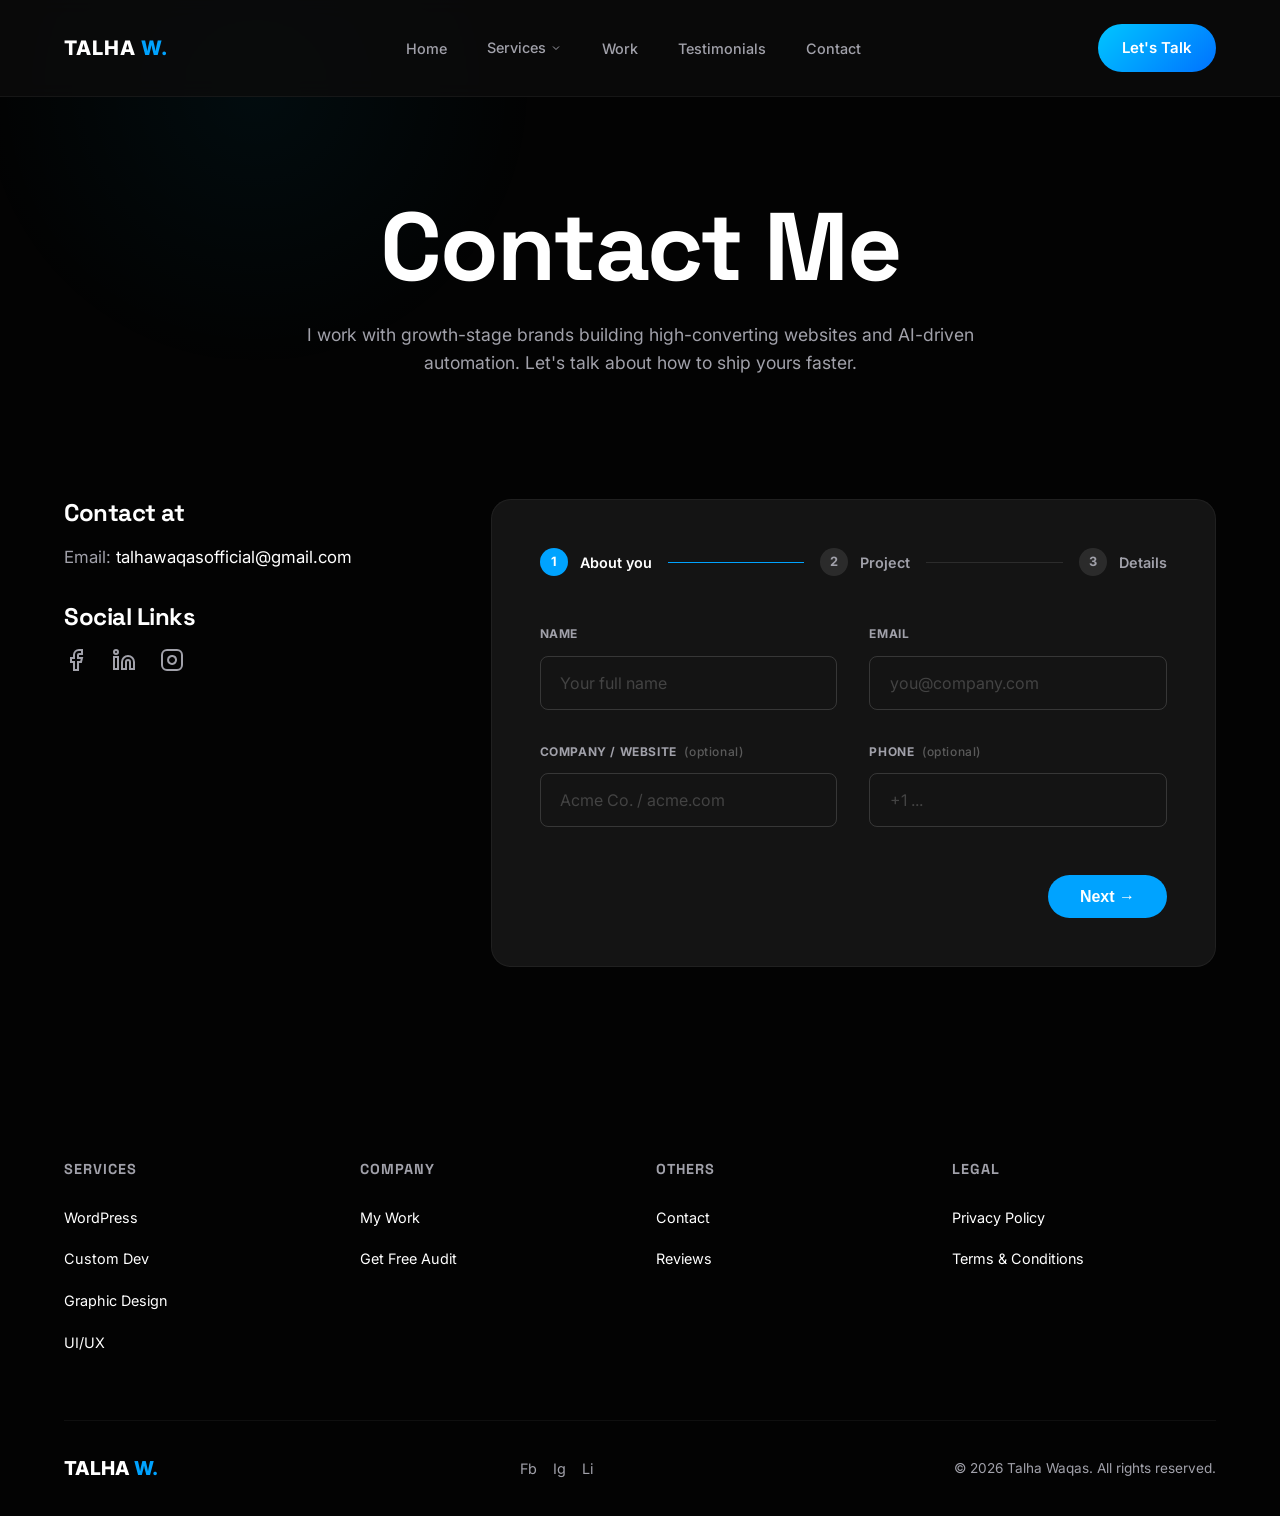
<file: contact.html>
<!DOCTYPE html>
<html lang="en">

<head>
    <meta charset="UTF-8">
    <meta name="viewport" content="width=device-width, initial-scale=1.0">
    <title>Contact Me | Talha Waqas</title>

    <!-- Google Fonts -->
    <link rel="preconnect" href="https://fonts.googleapis.com">
    <link rel="preconnect" href="https://fonts.gstatic.com" crossorigin>
    <link
        href="https://fonts.googleapis.com/css2?family=Inter:wght@400;500;600&family=Space+Grotesk:wght@500;600;700&display=swap"
        rel="stylesheet">

    <!-- Custom CSS -->
    <link rel="stylesheet" href="style.css">
</head>

<body>

    <!-- Header Navigation -->
    <header class="header">
        <div class="container nav-container">
            <a href="index.html" class="logo">TALHA <span class="text-blue">W.</span></a>

            <nav class="desktop-nav">
                <ul class="nav-links">
                    <li><a href="index.html#home">Home</a></li>
                    <li class="has-dropdown">
                        <a href="index.html#services">Services <svg width="12" height="12" viewBox="0 0 24 24" fill="none" stroke="currentColor" stroke-width="2" class="dropdown-icon"><polyline points="6 9 12 15 18 9"></polyline></svg></a>
                        <div class="mega-menu">
                            <div class="mega-menu-grid">
                                <a href="index.html#service-wordpress" class="mega-menu-item">
                                    <div class="mmi-icon"><svg width="20" height="20" viewBox="0 0 24 24" fill="none" stroke="currentColor" stroke-width="2"><path d="M12 22s8-4 8-10V5l-8-3-8 3v7c0 6 8 10 8 10z"></path></svg></div>
                                    <div class="mmi-content">
                                        <h4>WordPress</h4>
                                        <p>Setup, Management & Maintenance</p>
                                    </div>
                                </a>
                                <a href="index.html#service-graphic" class="mega-menu-item">
                                    <div class="mmi-icon"><svg width="20" height="20" viewBox="0 0 24 24" fill="none" stroke="currentColor" stroke-width="2"><circle cx="12" cy="12" r="10"></circle><circle cx="12" cy="12" r="4"></circle></svg></div>
                                    <div class="mmi-content">
                                        <h4>Graphic Designing</h4>
                                        <p>Branding, UI/UX & Assets</p>
                                    </div>
                                </a>
                                <a href="index.html#service-woocommerce" class="mega-menu-item">
                                    <div class="mmi-icon"><svg width="20" height="20" viewBox="0 0 24 24" fill="none" stroke="currentColor" stroke-width="2"><path d="M6 2L3 6v14a2 2 0 0 0 2 2h14a2 2 0 0 0 2-2V6l-3-4z"></path><line x1="3" y1="6" x2="21" y2="6"></line><path d="M16 10a4 4 0 0 1-8 0"></path></svg></div>
                                    <div class="mmi-content">
                                        <h4>WooCommerce Development</h4>
                                        <p>E-Commerce & Conversion</p>
                                    </div>
                                </a>
                                <a href="index.html#service-custom-wp" class="mega-menu-item">
                                    <div class="mmi-icon"><svg width="20" height="20" viewBox="0 0 24 24" fill="none" stroke="currentColor" stroke-width="2"><polyline points="9 18 15 12 9 6"></polyline></svg></div>
                                    <div class="mmi-content">
                                        <h4>Custom Coded WordPress</h4>
                                        <p>Custom Themes & Plugins</p>
                                    </div>
                                </a>
                                <a href="index.html#service-custom-sites" class="mega-menu-item">
                                    <div class="mmi-icon"><svg width="20" height="20" viewBox="0 0 24 24" fill="none" stroke="currentColor" stroke-width="2"><polyline points="16 18 22 12 16 6"></polyline><polyline points="8 6 2 12 8 18"></polyline></svg></div>
                                    <div class="mmi-content">
                                        <h4>Custom Coded Sites</h4>
                                        <p>HTML, CSS, JS & Modern Stacks</p>
                                    </div>
                                </a>
                            </div>
                            
                            <div class="mega-menu-cta">
                                <h4>Not sure what you need?</h4>
                                <p>Most projects are a mix. Tell me what you're building and I'll point you the right way.</p>
                                <a href="mailto:hello@example.com" class="btn cta-blue">Book a 30-min call &rarr;</a>
                                <a href="index.html#services" class="view-all-link">View all services</a>
                            </div>
                        </div>
                    </li>
                    <li><a href="index.html#work">Work</a></li>
                    <li><a href="index.html#testimonials">Testimonials</a></li>
                    <li><a href="contact.html">Contact</a></li>
                </ul>
            </nav>

            <a href="mailto:hello@example.com" class="btn btn-primary cta-btn">Let's Talk</a>

            <button class="mobile-menu-toggle" aria-label="Toggle Menu">
                <span></span>
                <span></span>
                <span></span>
            </button>
        </div>
    </header>

    <main class="pt-medium pb-medium" style="padding-top: 100px; padding-bottom: 40px;">
        <section class="contact-hero text-center section-padding">
            <div class="container">
                <h1 class="contact-heading">Contact Me</h1>
                <p class="subtitle contact-subtitle">I work with growth-stage brands building high-converting websites and AI-driven automation. Let's talk about how to ship yours faster.</p>
            </div>
        </section>

        <section class="contact-main section-padding" style="padding-top: 0;">
            <div class="container contact-container">
                <div class="contact-info-col">
                    <h3>Contact at</h3>
                    <p class="contact-email">Email: <a href="mailto:talhawaqasofficial@gmail.com">talhawaqasofficial@gmail.com</a></p>
                    
                    <h3 class="mt-large" style="margin-top: 2rem;">Social Links</h3>
                    <div class="contact-socials">
                        <a href="https://www.facebook.com/TalhaWaqas01/" target="_blank" aria-label="Facebook"><svg width="24" height="24" viewBox="0 0 24 24" fill="none" stroke="currentColor" stroke-width="2"><path d="M18 2h-3a5 5 0 0 0-5 5v3H7v4h3v8h4v-8h3l1-4h-4V7a1 1 0 0 1 1-1h3z"></path></svg></a>
                        <a href="https://www.linkedin.com/in/talha-waqas/?lipi=urn%3Ali%3Apage%3Ad_flagship3_profile_view_base%3BDYVOWgbbRpqlWV5JgxpY0w%3D%3D" target="_blank" aria-label="LinkedIn"><svg width="24" height="24" viewBox="0 0 24 24" fill="none" stroke="currentColor" stroke-width="2"><path d="M16 8a6 6 0 0 1 6 6v7h-4v-7a2 2 0 0 0-2-2 2 2 0 0 0-2 2v7h-4v-7a6 6 0 0 1 6-6z"></path><rect x="2" y="9" width="4" height="12"></rect><circle cx="4" cy="4" r="2"></circle></svg></a>
                        <a href="https://www.instagram.com/talhawaqas.1/" target="_blank" aria-label="Instagram"><svg width="24" height="24" viewBox="0 0 24 24" fill="none" stroke="currentColor" stroke-width="2"><rect x="2" y="2" width="20" height="20" rx="5" ry="5"></rect><path d="M16 11.37A4 4 0 1 1 12.63 8 4 4 0 0 1 16 11.37z"></path><line x1="17.5" y1="6.5" x2="17.51" y2="6.5"></line></svg></a>
                    </div>
                </div>

                <div class="contact-form-col">
                    <div class="form-card">
                        <div class="form-progress">
                            <div class="step active">
                                <span class="step-num">1</span>
                                <span class="step-label">About you</span>
                            </div>
                            <div class="step-line active-line"></div>
                            <div class="step">
                                <span class="step-num">2</span>
                                <span class="step-label">Project</span>
                            </div>
                            <div class="step-line"></div>
                            <div class="step">
                                <span class="step-num">3</span>
                                <span class="step-label">Details</span>
                            </div>
                        </div>

                        <form id="contactForm" class="modern-form" action="https://formsubmit.co/talhawaqasofficial@gmail.com" method="POST">
                            <input type="hidden" name="_captcha" value="false">
                            
                            <!-- Step 1: About you -->
                            <div class="form-step active" id="step-1">
                                <div class="form-grid">
                                    <div class="form-group">
                                        <label for="name">NAME</label>
                                        <input type="text" id="name" name="name" placeholder="Your full name" required>
                                    </div>
                                    <div class="form-group">
                                        <label for="email">EMAIL</label>
                                        <input type="email" id="email" name="email" placeholder="you@company.com" required>
                                    </div>
                                    <div class="form-group">
                                        <label for="company">COMPANY / WEBSITE <span class="optional">(optional)</span></label>
                                        <input type="text" id="company" name="company" placeholder="Acme Co. / acme.com">
                                    </div>
                                    <div class="form-group">
                                        <label for="phone">PHONE <span class="optional">(optional)</span></label>
                                        <input type="tel" id="phone" name="phone" placeholder="+1 ...">
                                    </div>
                                </div>
                                <div class="form-actions">
                                    <button type="button" class="btn btn-next" onclick="nextStep(1)">Next &rarr;</button>
                                </div>
                            </div>

                            <!-- Step 2: Project -->
                            <div class="form-step" id="step-2" style="display: none;">
                                <div class="form-group" style="margin-bottom: 2rem;">
                                    <label for="project-desc">PROJECT DESCRIPTION</label>
                                    <textarea id="project-desc" name="project_description" placeholder="Tell me about what you want to build..." required style="min-height: 120px; width: 100%; background: transparent; border: 1px solid rgba(255, 255, 255, 0.15); border-radius: 8px; padding: 1rem 1.2rem; color: var(--text-primary); font-family: var(--font-body); font-size: 1rem; transition: all 0.3s ease; resize: vertical;"></textarea>
                                </div>
                                <div class="form-grid">
                                    <div class="form-group">
                                        <label for="budget">ESTIMATED BUDGET <span class="optional">(optional)</span></label>
                                        <input type="text" id="budget" name="budget" placeholder="e.g., $1,000 - $5,000">
                                    </div>
                                    <div class="form-group">
                                        <label for="timeline">TIMELINE <span class="optional">(optional)</span></label>
                                        <input type="text" id="timeline" name="timeline" placeholder="e.g., 1-2 months">
                                    </div>
                                </div>
                                <div class="form-actions" style="justify-content: space-between;">
                                    <button type="button" class="btn btn-outline" onclick="prevStep(2)" style="border-radius: 100px; padding: 0.8rem 2rem; border: 1px solid rgba(255,255,255,0.2); color: #fff; background: transparent;">&larr; Back</button>
                                    <button type="button" class="btn btn-next" onclick="nextStep(2)">Next &rarr;</button>
                                </div>
                            </div>

                            <!-- Step 3: Details -->
                            <div class="form-step" id="step-3" style="display: none;">
                                <div class="form-group" style="margin-bottom: 2rem;">
                                    <label for="hear-about">HOW DID YOU HEAR ABOUT ME? <span class="optional">(optional)</span></label>
                                    <input type="text" id="hear-about" name="heard_from" placeholder="e.g., Google, LinkedIn, Referral">
                                </div>
                                <div class="form-actions" style="justify-content: space-between;">
                                    <button type="button" class="btn btn-outline" onclick="prevStep(3)" style="border-radius: 100px; padding: 0.8rem 2rem; border: 1px solid rgba(255,255,255,0.2); color: #fff; background: transparent;">&larr; Back</button>
                                    <button type="submit" class="btn btn-next">Submit Request</button>
                                </div>
                            </div>
                        </form>
                    </div>
                </div>
            </div>
        </section>
    </main>

    <!-- Footer -->
    <footer class="footer">
        <div class="container">
            <div class="footer-grid">
                <div class="footer-col">
                    <h4>Services</h4>
                    <ul>
                        <li><a href="index.html#services">WordPress</a></li>
                        <li><a href="index.html#services">Custom Dev</a></li>
                        <li><a href="index.html#services">Graphic Design</a></li>
                        <li><a href="index.html#services">UI/UX</a></li>
                    </ul>
                </div>
                <div class="footer-col">
                    <h4>Company</h4>
                    <ul>
                        <li><a href="index.html#work">My Work</a></li>
                        <li><a href="index.html#contact">Get Free Audit</a></li>
                    </ul>
                </div>
                <div class="footer-col">
                    <h4>Others</h4>
                    <ul>
                        <li><a href="contact.html">Contact</a></li>
                        <li><a href="index.html#testimonials">Reviews</a></li>
                    </ul>
                </div>
                <div class="footer-col">
                    <h4>Legal</h4>
                    <ul>
                        <li><a href="index.html#home">Privacy Policy</a></li>
                        <li><a href="index.html#home">Terms & Conditions</a></li>
                    </ul>
                </div>
            </div>

            <div class="footer-bottom">
                <div class="footer-logo">TALHA <span class="text-blue">W.</span></div>
                <div class="socials">
                    <a href="https://www.facebook.com/TalhaWaqas01/" target="_blank" rel="noopener noreferrer">Fb</a>
                    <a href="https://www.instagram.com/talhawaqas.1/" target="_blank" rel="noopener noreferrer">Ig</a>
                    <a href="https://www.linkedin.com/in/talha-waqas/?lipi=urn%3Ali%3Apage%3Ad_flagship3_profile_view_base%3BDYVOWgbbRpqlWV5JgxpY0w%3D%3D" target="_blank" rel="noopener noreferrer">Li</a>
                </div>
                <div class="copyright">&copy; 2026 Talha Waqas. All rights reserved.</div>
            </div>
        </div>
    </footer>

    <script src="script.js"></script>
</body>
</html>
</file>
<file: style.css>
/* ==========================================================================
   Variables & Reset
   ========================================================================== */
:root {
    /* Colors */
    --bg-main: #0C0C0C;
    --bg-surface: #141414;
    --bg-surface-light: #1E1E1E;

    /* Gradients */
    --grad-primary: linear-gradient(135deg, #00C6FF 0%, #0072FF 100%);
    --grad-hover: linear-gradient(135deg, #0072FF 0%, #00C6FF 100%);
    --accent-blue: #00A3FF;

    /* Text */
    --text-primary: #FFFFFF;
    --text-secondary: #A1A1AA;
    --text-dark: #000000;

    /* Typography - Premium Space Grotesk System */
    --font-heading: 'Space Grotesk', sans-serif;
    --font-body: 'Inter', sans-serif;

    /* Fluid Font Sizes */
    --fs-h1: clamp(3rem, 6vw + 1rem, 5rem);
    --fs-h2: clamp(2.25rem, 4.5vw + 1rem, 3.5rem);
    --fs-h3: clamp(1.25rem, 2.5vw + 0.5rem, 1.75rem);
    --fs-body: clamp(1rem, 1vw + 0.5rem, 1.125rem);
    --fs-small: clamp(0.875rem, 0.8vw + 0.4rem, 0.9375rem);

    /* Line Heights & Tracking */
    --lh-heading: 1.05;
    --lh-body: 1.6;
    --ls-heading: -0.03em;

    /* Spacing */
    --section-spacing: 90px;
    --container-width: 1320px;
}

* {
    margin: 0;
    padding: 0;
    box-sizing: border-box;
}

html {
    scroll-behavior: smooth;
    overflow-x: hidden;
    width: 100%;
    max-width: 100%;
}

body {
    font-family: var(--font-body);
    font-size: var(--fs-body);
    background-color: #030303;
    color: var(--text-primary);
    line-height: var(--lh-body);
    overflow-x: hidden;
    position: relative;
    width: 100%;
    max-width: 100%;
    -webkit-font-smoothing: antialiased;
    -moz-osx-font-smoothing: grayscale;
}

h1,
h2,
h3,
h4,
h5,
h6 {
    font-family: var(--font-heading);
    line-height: var(--lh-heading);
    letter-spacing: var(--ls-heading);
    font-weight: 700;
}

h1 {
    font-size: var(--fs-h1);
}

h2 {
    font-size: var(--fs-h2);
}

h3 {
    font-size: var(--fs-h3);
}

/* Modern Animated Background Glow */
body::before {
    content: '';
    position: fixed;
    top: -20%;
    left: -10%;
    width: 60%;
    height: 60%;
    background: radial-gradient(circle, rgba(0, 198, 255, 0.05) 0%, transparent 60%);
    border-radius: 50%;
    z-index: -1;
    animation: floatGlow 15s ease-in-out infinite alternate;
}

@keyframes floatGlow {
    0% {
        transform: translate(0, 0) scale(1);
    }

    100% {
        transform: translate(10%, 10%) scale(1.1);
    }
}

a {
    text-decoration: none;
    color: inherit;
}

img {
    max-width: 100%;
    display: block;
}

ul {
    list-style: none;
}

/* ==========================================================================
   Utilities
   ========================================================================== */
.container {
    max-width: var(--container-width);
    margin: 0 auto;
    padding: 0 5%;
}

.section-padding {
    padding: var(--section-spacing) 0;
}

.pt-large {
    padding-top: 180px;
}

.mt-large {
    margin-top: 4rem;
}

.mb-large {
    margin-bottom: 4rem;
}

.text-center {
    text-align: center;
}

.gradient-text {
    background: linear-gradient(270deg, #00C6FF, #0072FF, #9D00FF, #00C6FF);
    background-size: 300% 300%;
    -webkit-background-clip: text;
    -webkit-text-fill-color: transparent;
    display: inline-block;
    animation: gradientFlow 8s ease infinite;
}

@keyframes gradientFlow {
    0% {
        background-position: 0% 50%;
    }

    50% {
        background-position: 100% 50%;
    }

    100% {
        background-position: 0% 50%;
    }
}

/* Typography */
h1,
h2,
h3,
h4 {
    line-height: 1.2;
    font-weight: 700;
    letter-spacing: -0.02em;
}

.section-heading {
    margin-bottom: 3rem;
}

.subtitle {
    color: var(--text-secondary);
    font-size: var(--fs-body);
    max-width: 600px;
    margin-left: auto;
    margin-right: auto;
}

/* Buttons */
.btn {
    display: inline-flex;
    align-items: center;
    justify-content: center;
    padding: 0.75rem 1.5rem;
    border-radius: 100px;
    font-weight: 600;
    font-size: var(--fs-small);
    transition: all 0.3s ease;
    cursor: pointer;
    border: none;
}

.btn-primary {
    background: var(--grad-primary);
    color: var(--text-primary);
}

.btn-primary:hover {
    box-shadow: 0 0 20px rgba(0, 163, 255, 0.4);
    transform: translateY(-2px);
}

.btn-large {
    padding: 1rem 2rem;
    font-size: 1.1rem;
}

/* ==========================================================================
   Header & Nav
   ========================================================================== */
.header {
    position: fixed;
    top: 0;
    left: 0;
    right: 0;
    padding: 1.5rem 0;
    z-index: 1000;
    background: rgba(12, 12, 12, 0.8);
    backdrop-filter: blur(10px);
    border-bottom: 1px solid rgba(255, 255, 255, 0.05);
    transform: translateY(-100%);
    animation: slideDownHeader 0.8s cubic-bezier(0.16, 1, 0.3, 1) forwards;
    transition: padding 0.4s ease, background-color 0.4s ease, box-shadow 0.4s ease, border-color 0.4s ease;
}

.header.scrolled {
    padding: 0.8rem 0;
    background-color: rgba(3, 3, 3, 0.95);
    box-shadow: 0 10px 30px rgba(0, 0, 0, 0.8);
    border-bottom-color: rgba(0, 198, 255, 0.2);
}

@keyframes slideDownHeader {
    from {
        transform: translateY(-100%);
    }

    to {
        transform: translateY(0);
    }
}

.nav-container {
    display: flex;
    justify-content: space-between;
    align-items: center;
}

.logo {
    font-size: 1.25rem;
    font-weight: 800;
    letter-spacing: 1px;
}

.nav-links {
    display: flex;
    gap: 2.5rem;
}

.nav-links a {
    font-size: 0.9rem;
    font-weight: 500;
    color: var(--text-secondary);
    transition: color 0.3s ease;
    position: relative;
}

.nav-links a::after {
    content: '';
    position: absolute;
    width: 0;
    height: 2px;
    bottom: -4px;
    left: 50%;
    background-color: var(--accent-blue);
    transition: all 0.3s ease;
    transform: translateX(-50%);
}

.nav-links a:hover {
    color: var(--text-primary);
}

.nav-links a:hover::after {
    width: 100%;
}

.has-dropdown {
    position: relative;
    display: flex;
    align-items: center;
}

.has-dropdown > a {
    display: flex;
    align-items: center;
    gap: 0.25rem;
}

.dropdown-icon {
    transition: transform 0.3s ease;
}

.has-dropdown:hover .dropdown-icon {
    transform: rotate(180deg);
}

.mega-menu {
    position: absolute;
    top: calc(100% + 15px);
    left: -200px;
    background: #141414;
    border: 1px solid rgba(255, 255, 255, 0.08);
    border-radius: 16px;
    padding: 1.2rem;
    width: 800px;
    display: grid;
    grid-template-columns: 2fr 1fr;
    gap: 1.5rem;
    opacity: 0;
    visibility: hidden;
    transition: all 0.5s cubic-bezier(0.23, 1, 0.32, 1);
    box-shadow: 0 10px 40px rgba(0, 0, 0, 0.5);
    z-index: 1001;
    transform: translateY(10px);
}

.has-dropdown:hover .mega-menu {
    opacity: 1;
    visibility: visible;
    transform: translateY(0);
}

.mega-menu::before {
    content: '';
    position: absolute;
    top: -20px;
    left: 0;
    right: 0;
    height: 20px;
}

.mega-menu-grid {
    display: grid;
    grid-template-columns: repeat(2, 1fr);
    gap: 0.5rem;
}

.mega-menu-item {
    display: flex;
    gap: 1rem;
    padding: 0.8rem;
    border-radius: 8px;
    transition: all 0.5s cubic-bezier(0.23, 1, 0.32, 1);
    text-decoration: none;
    align-items: flex-start;
}

.mega-menu-item:hover {
    background: rgba(0, 163, 255, 0.05);
    transform: translateX(5px);
}

.mega-menu-item::after {
    display: none !important;
}

.mmi-icon {
    width: 36px;
    height: 36px;
    background: rgba(255, 255, 255, 0.05);
    border-radius: 8px;
    display: flex;
    align-items: center;
    justify-content: center;
    flex-shrink: 0;
    color: var(--text-primary);
    border: 1px solid rgba(255, 255, 255, 0.05);
    transition: all 0.5s cubic-bezier(0.23, 1, 0.32, 1);
}

.mega-menu-item:hover .mmi-icon {
    color: var(--accent-blue);
    border-color: rgba(0, 163, 255, 0.2);
    transform: scale(1.1);
}

.mmi-content h4 {
    font-size: 0.95rem;
    color: var(--text-primary);
    margin-bottom: 0.25rem;
    font-family: var(--font-body);
    transition: color 0.4s ease;
}

.mega-menu-item:hover .mmi-content h4 {
    color: var(--accent-blue);
}

.mmi-content p {
    font-size: 0.8rem;
    color: var(--text-secondary);
    line-height: 1.3;
}

.mega-menu-cta {
    background: #1C1C1C;
    border-radius: 12px;
    padding: 1.5rem;
    display: flex;
    flex-direction: column;
    justify-content: center;
    border: 1px solid rgba(255, 255, 255, 0.05);
}

.mega-menu-cta h4 {
    font-size: 1.1rem;
    color: var(--text-primary);
    margin-bottom: 0.5rem;
}

.mega-menu-cta p {
    font-size: 0.85rem;
    color: var(--text-secondary);
    margin-bottom: 1.5rem;
    line-height: 1.5;
}

.cta-blue {
    background: var(--accent-blue) !important;
    color: #fff !important;
    font-weight: 600;
    border-radius: 100px;
    text-align: center;
    padding: 0.75rem 1rem !important;
    display: flex;
    align-items: center;
    justify-content: center;
    gap: 0.5rem;
    transition: all 0.3s ease;
    border: none;
}

.cta-blue:hover {
    transform: translateY(-2px);
    box-shadow: 0 4px 15px rgba(0, 163, 255, 0.4);
    background: #0088cc !important;
}

.view-all-link {
    color: var(--accent-blue) !important;
    font-size: 0.9rem;
    font-weight: 600;
    text-align: left;
    margin-top: 1.25rem;
    display: inline-block;
}
.view-all-link::after {
    display: none !important;
}

.mobile-menu-toggle {
    display: none;
    background: transparent;
    border: none;
    cursor: pointer;
    flex-direction: column;
    gap: 5px;
}

.mobile-menu-toggle span {
    width: 24px;
    height: 2px;
    background: white;
    transition: 0.3s;
}

.mobile-menu-toggle.active span:nth-child(1) {
    transform: rotate(45deg) translate(5px, 5px);
}

.mobile-menu-toggle.active span:nth-child(2) {
    opacity: 0;
}

.mobile-menu-toggle.active span:nth-child(3) {
    transform: rotate(-45deg) translate(5px, -5px);
}

/* ==========================================================================
   Hero Section
   ========================================================================== */
.hero {
    min-height: 90vh;
    display: flex;
    align-items: center;
    padding-top: 150px;
    padding-bottom: 80px;
    position: relative;
    overflow: hidden;
    animation: fadeUpIn 1s cubic-bezier(0.16, 1, 0.3, 1) forwards;
}

/* Creative tech grid background */
.hero::before {
    content: '';
    position: absolute;
    inset: 0;
    background-image:
        radial-gradient(rgba(0, 198, 255, 0.3) 1px, transparent 1px),
        linear-gradient(rgba(255, 255, 255, 0.03) 1px, transparent 1px),
        linear-gradient(90deg, rgba(255, 255, 255, 0.03) 1px, transparent 1px);
    background-size: 20px 20px, 60px 60px, 60px 60px;
    background-position: 0 0, -1px -1px, -1px -1px;
    -webkit-mask-image: linear-gradient(to bottom, black 0%, rgba(0, 0, 0, 0.5) 60%, transparent 100%);
    mask-image: linear-gradient(to bottom, black 0%, rgba(0, 0, 0, 0.5) 60%, transparent 100%);
    z-index: -2;
}

/* Animated gradient blob behind the text */
.hero::after {
    content: '';
    position: absolute;
    top: 20%;
    left: -10%;
    width: 50%;
    height: 70%;
    background: radial-gradient(circle, rgba(157, 0, 255, 0.15) 0%, transparent 60%);
    border-radius: 50%;
    z-index: -1;
    animation: floatGlowLeft 12s ease-in-out infinite alternate;
}

@keyframes floatGlowLeft {
    0% {
        transform: translate(0, 0) scale(1);
    }

    100% {
        transform: translate(5%, 15%) scale(1.1);
    }
}

@keyframes fadeUpIn {
    from {
        opacity: 0;
        transform: translateY(40px);
    }

    to {
        opacity: 1;
        transform: translateY(0);
    }
}

.hero-content-wrapper {
    display: grid;
    grid-template-columns: 1fr 1fr;
    gap: 4rem;
    align-items: center;
    margin-bottom: 4rem;
}

.hero-greeting {
    font-size: 1.2rem;
    font-weight: 600;
    margin-bottom: 1rem;
    display: block;
}

.hero-title {
    font-size: clamp(3rem, 6vw, 4.5rem);
    line-height: 1.1;
    margin-bottom: 1.5rem;
    animation: fadeUpIn 1.2s cubic-bezier(0.16, 1, 0.3, 1) forwards;
}

.hero-desc {
    font-size: 1.1rem;
    color: var(--text-secondary);
    margin-bottom: 2.5rem;
    max-width: 500px;
    animation: fadeUpIn 1.4s cubic-bezier(0.16, 1, 0.3, 1) forwards;
}

.hero-actions {
    display: flex;
    align-items: center;
    gap: 2rem;
    animation: fadeUpIn 1.6s cubic-bezier(0.16, 1, 0.3, 1) forwards;
}

.btn-outline {
    border: 1px solid rgba(255, 255, 255, 0.2);
    background: transparent;
    color: var(--text-primary);
}

.btn-outline:hover {
    background: rgba(255, 255, 255, 0.05);
    border-color: var(--accent-blue);
    color: var(--accent-blue);
}

.hire-me-btn {
    transition: all 0.3s ease;
    position: relative;
    overflow: hidden;
}

.hire-me-btn:hover {
    background-color: var(--accent-blue) !important;
    color: #000 !important;
    box-shadow: 0 0 20px rgba(0, 163, 255, 0.6);
    transform: translateY(-3px) !important;
    border-color: var(--accent-blue) !important;
}

.social-links-hero {
    display: flex;
    gap: 1rem;
}

.social-links-hero a {
    width: 40px;
    height: 40px;
    border-radius: 50%;
    border: 1px solid rgba(255, 255, 255, 0.1);
    display: flex;
    align-items: center;
    justify-content: center;
    color: var(--text-secondary);
    transition: all 0.3s ease;
}

.social-links-hero a:hover {
    color: var(--accent-blue);
    border-color: var(--accent-blue);
    transform: translateY(-2px);
}

.hero-image-wrapper {
    position: relative;
    border-radius: 24px;
    padding: 10px;
    background: rgba(255, 255, 255, 0.02);
    box-shadow: 0 20px 50px rgba(0, 0, 0, 0.5);
    animation: fadeUpIn 1.4s cubic-bezier(0.16, 1, 0.3, 1) forwards;
}

.hero-image-wrapper::before {
    content: '';
    position: absolute;
    top: -20px;
    right: -20px;
    width: 100%;
    height: 100%;
    background: radial-gradient(circle, rgba(0, 198, 255, 0.2) 0%, transparent 70%);
    z-index: -1;
    border-radius: 50%;
}

.hero-image-wrapper img {
    border-radius: 20px;
    width: 100%;
    height: auto;
    object-fit: cover;
    max-height: 500px;
}

.hero-stats {
    display: flex;
    justify-content: space-between;
    align-items: center;
    padding-top: 3rem;
    border-top: 1px solid rgba(255, 255, 255, 0.05);
    animation: fadeUpIn 1.8s cubic-bezier(0.16, 1, 0.3, 1) forwards;
}

.stat-item {
    display: flex;
    align-items: center;
    justify-content: center;
    gap: 1rem;
    flex: 1;
    border-right: 1px solid rgba(255, 255, 255, 0.2);
}

.stat-item:last-child {
    border-right: none;
}

.stat-number {
    font-size: 3rem;
    font-weight: 700;
    line-height: 1;
}

.stat-text {
    color: var(--text-secondary);
    font-size: 0.9rem;
    line-height: 1.3;
}

@media (max-width: 992px) {
    .hero-content-wrapper {
        grid-template-columns: 1fr;
        text-align: center;
        gap: 3rem;
    }

    .hero-desc {
        margin-left: auto;
        margin-right: auto;
    }

    .hero-actions {
        justify-content: center;
        flex-direction: column;
    }

    .hero-stats {
        flex-wrap: wrap;
        gap: 2rem;
        justify-content: center;
    }

    .stat-item {
        border-right: none;
        flex: 0 0 auto;
    }
}

/* ==========================================================================
   Section Headers
   ========================================================================== */
.section-header-center {
    display: flex;
    flex-direction: column;
    align-items: center;
    text-align: center;
    margin-bottom: 4rem;
}

.section-heading-large {
    font-size: clamp(4rem, 8vw, 6rem);
    font-weight: 700;
    margin-bottom: 2rem;
    letter-spacing: -0.04em;
    color: var(--text-primary);
    position: relative;
    display: inline-block;
}

.section-heading-large::after {
    content: '';
    position: absolute;
    bottom: -15px;
    left: 50%;
    transform: translateX(-50%);
    width: 80px;
    height: 5px;
    background-color: var(--accent-blue);
    border-radius: 4px;
}

.section-header-center .subtitle {
    max-width: 750px;
    margin: 0 auto;
    line-height: 1.6;
}

/* ==========================================================================
   Services Premium Section
   ========================================================================== */
.services-premium-section {
    background-color: var(--bg-main);
    color: var(--text-primary);
}

.services-premium-header {
    margin-bottom: 5rem;
}

.badge-blue {
    display: inline-block;
    padding: 0.5rem 1rem;
    border: 1px solid var(--accent-blue);
    color: var(--accent-blue);
    border-radius: 50px;
    font-size: var(--fs-small);
    font-weight: 600;
    margin-bottom: 1.5rem;
}

.services-premium-heading {
    font-size: clamp(3rem, 5vw + 1rem, 4.5rem);
    margin-bottom: 1.5rem;
    max-width: 800px;
}

.text-blue {
    color: var(--accent-blue);
}

.services-premium-subtitle {
    font-size: var(--fs-body);
    color: var(--text-secondary);
    max-width: 600px;
    margin-bottom: 2rem;
    line-height: 1.6;
}

.services-premium-actions {
    display: flex;
    gap: 1rem;
}

.btn-solid-blue {
    background-color: var(--accent-blue);
    color: #fff;
    padding: 0.75rem 1.5rem;
    border-radius: 50px;
    font-weight: 600;
    text-decoration: none;
    transition: transform 0.3s ease, background-color 0.3s ease;
}

.btn-solid-blue:hover {
    transform: translateY(-2px);
    background-color: #0088cc;
}

.btn-outline-dark {
    background-color: transparent;
    color: var(--text-primary);
    border: 1px solid rgba(255, 255, 255, 0.2);
    padding: 0.75rem 1.5rem;
    border-radius: 50px;
    font-weight: 600;
    text-decoration: none;
    transition: background-color 0.3s ease;
}

.btn-outline-dark:hover {
    background-color: rgba(255, 255, 255, 0.1);
}

.services-premium-grid {
    display: grid;
    grid-template-columns: repeat(3, 1fr);
    gap: 2rem;
}

.service-card-premium {
    background-color: var(--bg-surface);
    border-radius: 12px;
    padding: 2.5rem 2rem;
    display: flex;
    flex-direction: column;
    text-decoration: none;
    color: var(--text-primary);
    transition: background-color 0.3s ease, transform 0.3s ease, border-color 0.3s ease;
    border: 1px solid transparent;
}

.service-card-premium:hover {
    background-color: var(--bg-surface-light);
    transform: translateY(-5px);
    border-color: rgba(0, 163, 255, 0.2);
}

.scp-icon {
    width: 48px;
    height: 48px;
    background-color: rgba(255, 255, 255, 0.05);
    border-radius: 8px;
    display: flex;
    align-items: center;
    justify-content: center;
    margin-bottom: 1.5rem;
    color: var(--text-primary);
    transition: color 0.3s ease;
}

.service-card-premium:hover .scp-icon {
    color: var(--accent-blue);
}

.scp-title {
    font-size: var(--fs-h3);
    margin-bottom: 0.5rem;
    transition: color 0.3s ease;
}

.service-card-premium:hover .scp-title {
    color: var(--accent-blue);
}

.scp-sublabel {
    font-size: 0.75rem;
    font-family: var(--font-body);
    font-weight: 600;
    color: var(--text-secondary);
    margin-bottom: 1rem;
    letter-spacing: 0.05em;
    text-transform: uppercase;
    transition: color 0.3s ease;
}

.service-card-premium:hover .scp-sublabel {
    color: var(--accent-blue);
}

.scp-desc {
    color: var(--text-secondary);
    font-size: var(--fs-small);
    line-height: 1.6;
    margin-bottom: 2rem;
    flex-grow: 1;
}

.scp-link {
    font-size: var(--fs-small);
    font-weight: 600;
    color: var(--text-secondary);
    display: flex;
    align-items: center;
    gap: 0.5rem;
    transition: color 0.3s ease;
}

.service-card-premium:hover .scp-link {
    color: var(--accent-blue);
}

/* ==========================================================================
   Portfolio Grid
   ========================================================================== */
.portfolio-filters {
    display: flex;
    justify-content: center;
    flex-wrap: wrap;
    gap: 1rem;
    margin-bottom: 3rem;
}

.filter-btn {
    background: transparent;
    border: 1px solid rgba(255, 255, 255, 0.1);
    color: var(--text-secondary);
    padding: 0.6rem 1.5rem;
    border-radius: 100px;
    font-size: 0.9rem;
    font-weight: 500;
    cursor: pointer;
    transition: all 0.3s ease;
}

.filter-btn:hover {
    border-color: rgba(255, 255, 255, 0.3);
    color: white;
}

.filter-btn.active {
    background: var(--accent-blue);
    color: #000;
    font-weight: 700;
    border-color: var(--accent-blue);
}

.portfolio-grid-modern {
    display: grid;
    grid-template-columns: repeat(4, 1fr);
    gap: 1.5rem;
}

.modern-card {
    position: relative;
    width: 100%;
    height: 450px;
    border-radius: 0;
    overflow: hidden;
    background: #111;
    border: 1px solid rgba(255, 255, 255, 0.05);
    display: flex;
    flex-direction: column;
    box-shadow: 0 10px 30px rgba(0, 0, 0, 0.5);
    transition: transform 0.3s ease, box-shadow 0.3s ease, border-radius 0.3s ease, border-color 0.3s ease;
}

.modern-card:hover {
    transform: translateY(-5px);
    box-shadow: 0 20px 60px 15px rgba(0, 163, 255, 0.2);
    border-color: rgba(0, 163, 255, 0.3);
    border-radius: 12px;
}

.card-bg {
    position: absolute;
    inset: 0;
    width: 100%;
    height: 100%;
    background-size: cover;
    background-position: top;
    background-repeat: no-repeat;
    z-index: 1;
    transition: background-position 5s ease-in-out 0.2s;
}

.card-overlay {
    position: absolute;
    inset: 0;
    background: linear-gradient(to top, rgba(0, 0, 0, 0.95) 0%, rgba(0, 0, 0, 0.4) 50%, rgba(0, 0, 0, 0.1) 100%);
    z-index: 2;
    transition: opacity 0.5s ease;
}

.card-content-front {
    position: relative;
    z-index: 3;
    display: flex;
    flex-direction: column;
    justify-content: space-between;
    padding: 1.5rem;
    height: 100%;
    transition: opacity 0.4s ease, transform 0.4s ease;
}

.card-top-row {
    display: flex;
    justify-content: flex-end;
}

.card-badges {
    display: flex;
    gap: 0.5rem;
    flex-wrap: wrap;
    justify-content: flex-end;
}

.badge-outline {
    border: 1px solid rgba(255, 255, 255, 0.8);
    color: white;
    padding: 0.3rem 0.6rem;
    border-radius: 100px;
    font-size: 0.7rem;
    font-weight: 500;
    backdrop-filter: blur(5px);
}

.card-logo {
    font-family: serif;
    font-size: 1.4rem;
    font-weight: 400;
    line-height: 1.1;
    text-align: center;
    color: white;
    margin: auto;
}

.card-logo span {
    font-size: 2rem;
    font-weight: 700;
}

.card-bottom-row {
    display: flex;
    justify-content: space-between;
    align-items: flex-end;
}

.card-info h3 {
    font-size: 1.2rem;
    margin-bottom: 0.3rem;
    text-shadow: 0 4px 10px rgba(0, 0, 0, 0.8);
}

.card-tags {
    color: var(--accent-blue);
    font-size: 0.8rem;
    font-weight: 600;
}

.arrow-action-btn {
    width: 36px;
    height: 36px;
    border: 1px solid var(--accent-blue);
    border-radius: 10px;
    display: flex;
    align-items: center;
    justify-content: center;
    color: var(--accent-blue);
    transition: all 0.3s ease;
    background: rgba(0, 0, 0, 0.4);
    backdrop-filter: blur(5px);
}

.arrow-action-btn svg {
    width: 18px;
    height: 18px;
}

.arrow-action-btn:hover {
    background: var(--accent-blue);
    color: black;
}

/* Hover Interactions */
.modern-card:hover .card-content-front {
    opacity: 0;
    transform: scale(0.95);
}

.modern-card:hover .card-overlay {
    opacity: 0;
}

.modern-card:hover .card-bg {
    background-position: bottom;
}

@media (max-width: 992px) {
    .portfolio-grid-modern {
        grid-template-columns: 1fr;
    }
}

/* ==========================================================================
   Software Shipping Section
   ========================================================================== */
.shipping-header {
    margin-bottom: 3rem;
}

.eyebrow {
    color: var(--accent-blue);
    font-size: 0.9rem;
    font-weight: 700;
    text-transform: uppercase;
    letter-spacing: 0.1em;
    display: inline-block;
    margin-bottom: 1.5rem;
    position: relative;
}

.eyebrow::after {
    content: '';
    position: absolute;
    bottom: -8px;
    left: 0;
    width: 60px;
    height: 3px;
    background-color: var(--accent-blue);
    border-radius: 4px;
}

.shipping-header h2 {
    font-size: clamp(2rem, 4vw, 3rem);
    max-width: 800px;
    position: relative;
}

.software-grid {
    display: grid;
    grid-template-columns: repeat(auto-fit, minmax(300px, 1fr));
    gap: 1.5rem;
}

.software-card {
    background: var(--bg-surface);
    padding: 2rem;
    border-radius: 16px;
    border: 1px solid rgba(255, 255, 255, 0.05);
    transition: all 0.5s cubic-bezier(0.16, 1, 0.3, 1);
}

.software-card:hover {
    transform: translateY(-5px);
    box-shadow: 0 20px 60px 15px rgba(0, 163, 255, 0.2);
    border-color: rgba(0, 163, 255, 0.3);
    border-radius: 12px;
}

.software-card h3 {
    font-size: 1.5rem;
    margin-bottom: 0.5rem;
}

.badge {
    display: inline-block;
    background: rgba(0, 163, 255, 0.1);
    color: var(--accent-blue);
    padding: 0.2rem 0.6rem;
    border-radius: 4px;
    font-size: 0.75rem;
    font-weight: 600;
    margin-bottom: 1rem;
}

.software-card p {
    color: var(--text-secondary);
    font-size: 0.95rem;
}

/* ==========================================================================
   Reinvent & Features Section
   ========================================================================== */
.reinvent-section h2 {
    font-size: clamp(2rem, 4vw, 3rem);
    margin-bottom: 2rem;
    position: relative;
    display: inline-block;
}

.reinvent-section h2::after {
    content: '';
    position: absolute;
    bottom: -15px;
    left: 50%;
    transform: translateX(-50%);
    width: 80px;
    height: 5px;
    background-color: var(--accent-blue);
    border-radius: 4px;
}

.features-grid {
    display: grid;
    grid-template-columns: repeat(auto-fit, minmax(250px, 1fr));
    gap: 3rem;
}

.feature-item {
    display: flex;
    flex-direction: column;
    align-items: center;
}

.icon-wrapper {
    width: 60px;
    height: 60px;
    border-radius: 50%;
    background: rgba(0, 163, 255, 0.1);
    color: var(--accent-blue);
    display: flex;
    align-items: center;
    justify-content: center;
    margin-bottom: 1.5rem;
}

.feature-item h4 {
    font-size: 1.2rem;
    margin-bottom: 0.5rem;
}

.feature-item p {
    color: var(--text-secondary);
    font-size: 0.95rem;
}

/* ==========================================================================
   Benefits Section
   ========================================================================== */
.benefits-grid {
    display: grid;
    grid-template-columns: repeat(auto-fit, minmax(300px, 1fr));
    gap: 2.5rem;
}

.benefit-item {
    background: var(--bg-surface);
    padding: 2rem;
    border-radius: 16px;
    border: 1px solid rgba(255, 255, 255, 0.02);
    transition: all 0.5s cubic-bezier(0.16, 1, 0.3, 1);
}

.benefit-item:hover {
    transform: translateY(-5px);
    box-shadow: 0 20px 60px 15px rgba(0, 163, 255, 0.2);
    border-color: rgba(0, 163, 255, 0.3);
    border-radius: 12px;
}

.benefit-item .number {
    font-size: 1.5rem;
    font-weight: 700;
    background: var(--grad-primary);
    -webkit-background-clip: text;
    -webkit-text-fill-color: transparent;
    display: block;
    margin-bottom: 1rem;
}

.benefit-item h4 {
    font-size: 1.2rem;
    margin-bottom: 0.5rem;
}

.benefit-item p {
    color: var(--text-secondary);
    font-size: 0.95rem;
}

/* ==========================================================================
   Testimonials Section
   ========================================================================== */
.testimonials-marquee-wrapper {
    display: flex;
    width: 100%;
    overflow: hidden;
    position: relative;
    padding: 1rem 0;
    gap: 1.5rem;
}

.testimonials-marquee-wrapper::before,
.testimonials-marquee-wrapper::after {
    content: "";
    position: absolute;
    top: 0;
    width: 100px;
    height: 100%;
    z-index: 2;
    pointer-events: none;
}

.testimonials-marquee-wrapper::before {
    left: 0;
    background: linear-gradient(to right, var(--bg-dark), transparent);
}

.testimonials-marquee-wrapper::after {
    right: 0;
    background: linear-gradient(to left, var(--bg-dark), transparent);
}

.marquee-group {
    display: flex;
    flex-shrink: 0;
    gap: 1.5rem;
    animation: marquee 25s linear infinite;
}

.testimonials-marquee-wrapper:hover .marquee-group {
    animation-play-state: paused;
}

@keyframes marquee {
    0% {
        transform: translateX(0);
    }

    100% {
        transform: translateX(calc(-100% - 1.5rem));
    }
}

.testimonial-card {
    background: var(--bg-surface);
    padding: 2rem;
    border-radius: 16px;
    border: 1px solid rgba(255, 255, 255, 0.05);
    display: flex;
    flex-direction: column;
    width: 320px;
    flex-shrink: 0;
    transition: all 0.5s cubic-bezier(0.16, 1, 0.3, 1);
}

.testimonial-card:hover {
    transform: translateY(-5px);
    box-shadow: 0 20px 60px 15px rgba(0, 163, 255, 0.2);
    border-color: rgba(0, 163, 255, 0.3);
    border-radius: 12px;
}

.stars {
    color: #FFD700;
    font-size: 1.2rem;
    margin-bottom: 1rem;
    letter-spacing: 2px;
}

.testimonial-card h3 {
    font-size: 1.1rem;
    margin-bottom: 0.5rem;
}

.testimonial-card p {
    color: var(--text-secondary);
    font-size: 1.05rem;
    line-height: 1.6;
    margin-bottom: 1.5rem;
    flex-grow: 1;
}

.quote-icon {
    margin-bottom: 1rem;
    opacity: 0.8;
}

.client-info {
    display: flex;
    flex-direction: column;
}

.client-name {
    font-weight: 600;
    font-size: 0.95rem;
}

.client-role {
    font-size: 0.8rem;
    color: var(--text-secondary);
}

/* ==========================================================================
   Proven Formula (Service List)
   ========================================================================== */
.formula-section {
    border-top: 1px solid rgba(255, 255, 255, 0.05);
    border-bottom: 1px solid rgba(255, 255, 255, 0.05);
}

.formula-section .container {
    display: grid;
    grid-template-columns: 1fr 1.5fr;
    gap: 4rem;
}

.formula-header h2 {
    font-size: clamp(2.5rem, 5vw, 4rem);
    margin-bottom: 2rem;
    position: relative;
    display: inline-block;
}

.formula-header h2::after {
    content: '';
    position: absolute;
    bottom: -15px;
    left: 0;
    width: 80px;
    height: 5px;
    background-color: var(--accent-blue);
    border-radius: 4px;
}

.formula-header p {
    color: var(--text-secondary);
    font-size: 1.1rem;
}

.service-list {
    display: flex;
    flex-direction: column;
}

.service-list-item {
    display: flex;
    justify-content: space-between;
    align-items: center;
    padding: 1.5rem 0;
    border-bottom: 1px solid rgba(255, 255, 255, 0.1);
    cursor: pointer;
    transition: padding 0.3s ease;
}

.service-list-item:hover {
    padding-left: 10px;
    padding-right: 10px;
}

.service-list-item h3 {
    font-size: 1.3rem;
    font-weight: 600;
}

.arrow-btn {
    width: 40px;
    height: 40px;
    border-radius: 8px;
    background: var(--bg-surface-light);
    color: var(--text-primary);
    display: flex;
    align-items: center;
    justify-content: center;
    transition: all 0.3s ease;
}

.service-list-item:hover .arrow-btn {
    background: var(--grad-primary);
    transform: translateX(5px);
}

/* ==========================================================================
   Huge CTA
   ========================================================================== */
.huge-cta {
    position: relative;
}

.huge-cta::before {
    content: '';
    position: absolute;
    top: 40%;
    left: 50%;
    transform: translate(-50%, -50%);
    width: 1000px;
    height: 1000px;
    max-width: 150vw;
    background: radial-gradient(circle, rgba(0, 163, 255, 0.25) 0%, rgba(0, 163, 255, 0) 60%);
    z-index: 0;
    pointer-events: none;
    border-radius: 50%;
    filter: blur(40px);
}

.massive-text {
    font-size: clamp(4rem, 12vw, 10rem);
    line-height: 0.9;
    background: var(--grad-primary);
    -webkit-background-clip: text;
    -webkit-text-fill-color: transparent;
    margin-bottom: 3rem;
    position: relative;
    z-index: 1;
}

.cta-bottom {
    display: flex;
    align-items: center;
    justify-content: center;
    gap: 1.5rem;
    font-size: 1.2rem;
    position: relative;
    z-index: 1;
}

.cta-bottom .line {
    width: 100px;
    height: 1px;
    background: var(--text-secondary);
}

.connect-link {
    font-weight: 600;
    transition: color 0.3s ease;
    position: relative;
    display: inline-block;
}

.connect-link::after {
    content: '';
    position: absolute;
    width: 0;
    height: 4px;
    bottom: -5px;
    left: 0;
    background-color: var(--accent-blue);
    transition: width 0.3s ease;
    border-radius: 2px;
}

.connect-link:hover {
    color: inherit;
}

.connect-link:hover::after {
    width: 100%;
}

/* ==========================================================================
   Footer
   ========================================================================== */
.footer {
    padding: 4rem 0 2rem;
    position: relative;
}

.footer-grid {
    display: grid;
    grid-template-columns: repeat(4, 1fr);
    gap: 2rem;
    margin-bottom: 4rem;
}

.footer-col h4 {
    font-size: 0.9rem;
    color: var(--text-secondary);
    margin-bottom: 1.5rem;
    text-transform: uppercase;
    letter-spacing: 1px;
}

.footer-col ul {
    display: flex;
    flex-direction: column;
    gap: 0.8rem;
}

.footer-col a {
    font-size: 0.9rem;
    display: inline-block;
    transition: color 0.3s ease, transform 0.3s ease;
}

.footer-col a:hover {
    color: var(--accent-blue);
    transform: translateX(5px);
}

.footer-bottom {
    display: flex;
    justify-content: space-between;
    align-items: center;
    padding-top: 2rem;
    border-top: 1px solid rgba(255, 255, 255, 0.05);
}

.footer-logo {
    font-weight: 800;
    font-size: 1.2rem;
}

.socials {
    display: flex;
    gap: 1rem;
}

.socials a {
    font-size: 0.9rem;
    color: var(--text-secondary);
    transition: color 0.2s ease;
}

.socials a:hover {
    color: var(--text-primary);
}

.copyright {
    color: var(--text-secondary);
    font-size: 0.85rem;
}

.floating-chat {
    position: absolute;
    bottom: 2rem;
    right: 2rem;
    width: 50px;
    height: 50px;
    border-radius: 50%;
    background: var(--grad-primary);
    display: flex;
    align-items: center;
    justify-content: center;
    cursor: pointer;
    box-shadow: 0 5px 20px rgba(0, 163, 255, 0.4);
    transition: transform 0.3s ease;
    animation: bounceSlow 3s infinite ease-in-out;
}

@keyframes bounceSlow {

    0%,
    100% {
        transform: translateY(0);
    }

    50% {
        transform: translateY(-10px);
    }
}

.floating-chat:hover {
    animation-play-state: paused;
    transform: scale(1.1);
}

/* ==========================================================================
   Responsive
   ========================================================================== */
@media (max-width: 1024px) {
    .formula-section .container {
        grid-template-columns: 1fr;
        gap: 2rem;
    }

    .portfolio-grid,
    .portfolio-grid-modern {
        grid-template-columns: repeat(2, 1fr);
    }

    .services-premium-grid {
        grid-template-columns: repeat(2, 1fr);
    }
}

@media (max-width: 768px) {
    .section-padding {
        padding: 60px 0;
    }

    .pt-large {
        padding-top: 120px;
    }

    .desktop-nav {
        display: none;
    }

    .desktop-nav.active {
        display: flex;
        position: absolute;
        top: 100%;
        left: 0;
        right: 0;
        background: #050505;
        padding: 2rem;
        border-bottom: 1px solid rgba(255, 255, 255, 0.1);
        z-index: 100;
        flex-direction: column;
        align-items: center;
        gap: 1.5rem;
    }

    .desktop-nav.active ul {
        flex-direction: column;
        gap: 1.5rem;
        align-items: center;
    }

    .cta-btn {
        display: none;
    }

    .mobile-menu-toggle {
        display: flex;
    }

    .portfolio-grid,
    .portfolio-grid-modern,
    .services-premium-grid {
        grid-template-columns: 1fr;
    }

    .services-premium-header {
        margin-bottom: 3rem;
    }

    .services-premium-actions {
        flex-direction: column;
    }

    .features-grid, .software-grid, .benefits-grid {
        grid-template-columns: 1fr;
    }

    .section-heading-large {
        font-size: clamp(2.5rem, 8vw, 4rem);
    }

    .hero-title {
        font-size: clamp(2.5rem, 8vw, 4rem);
    }

    .cta-bottom {
        flex-direction: column;
        gap: 1rem;
    }

    .cta-bottom .line {
        display: none;
    }

    .footer-grid {
        grid-template-columns: 1fr 1fr;
    }

    .footer-bottom {
        flex-direction: column;
        gap: 1.5rem;
        text-align: center;
    }

    .floating-chat {
        bottom: 1rem;
        right: 1rem;
    }
}

/* ==========================================================================
   Contact Page
   ========================================================================== */
.contact-hero {
    margin-bottom: 2rem;
}

.contact-heading {
    font-size: clamp(3.5rem, 8vw, 6rem);
    margin-bottom: 1rem;
    font-weight: 800;
    color: var(--text-primary);
}

.contact-subtitle {
    max-width: 700px;
    margin: 0 auto;
    font-size: 1.1rem;
    color: var(--text-secondary);
    line-height: 1.6;
}

.contact-container {
    display: grid;
    grid-template-columns: 1fr 2fr;
    gap: 4rem;
    align-items: flex-start;
}

.contact-info-col h3 {
    font-size: 1.5rem;
    margin-bottom: 1rem;
    font-weight: 700;
}

.contact-email {
    color: var(--text-secondary);
    margin-bottom: 2rem;
    font-size: 1.05rem;
}

.contact-email a {
    color: #fff;
    transition: color 0.3s ease;
}

.contact-email a:hover {
    color: var(--accent-blue);
}

.contact-socials {
    display: flex;
    gap: 1.5rem;
    margin-top: 1rem;
}

.contact-socials a {
    color: var(--text-secondary);
    transition: all 0.3s ease;
}

.contact-socials a:hover {
    color: var(--text-primary);
    transform: translateY(-2px);
}

.form-card {
    background: #141414;
    border-radius: 20px;
    padding: 3rem;
    border: 1px solid rgba(255, 255, 255, 0.05);
}

.form-progress {
    display: flex;
    align-items: center;
    justify-content: space-between;
    margin-bottom: 3rem;
}

.step {
    display: flex;
    align-items: center;
    gap: 0.75rem;
}

.step-num {
    width: 28px;
    height: 28px;
    border-radius: 50%;
    background: rgba(255, 255, 255, 0.1);
    color: var(--text-secondary);
    display: flex;
    align-items: center;
    justify-content: center;
    font-size: 0.8rem;
    font-weight: 700;
}

.step.active .step-num {
    background: var(--accent-blue);
    color: #fff;
}

.step-label {
    font-size: 0.9rem;
    color: var(--text-secondary);
    font-weight: 600;
}

.step.active .step-label {
    color: var(--text-primary);
}

.step-line {
    flex-grow: 1;
    height: 1px;
    background: rgba(255, 255, 255, 0.1);
    margin: 0 1rem;
}

.active-line {
    background: var(--accent-blue);
}

.form-grid {
    display: grid;
    grid-template-columns: 1fr 1fr;
    gap: 2rem;
}

.form-group {
    display: flex;
    flex-direction: column;
    gap: 0.75rem;
}

.form-group label {
    font-size: 0.75rem;
    font-weight: 700;
    color: var(--text-secondary);
    letter-spacing: 0.05em;
    text-transform: uppercase;
}

.form-group .optional {
    color: rgba(255, 255, 255, 0.3);
    text-transform: none;
    font-weight: 500;
    font-size: 0.75rem;
    margin-left: 0.25rem;
}

.form-group input {
    background: transparent;
    border: 1px solid rgba(255, 255, 255, 0.15);
    border-radius: 8px;
    padding: 1rem 1.2rem;
    color: var(--text-primary);
    font-family: var(--font-body);
    font-size: 1rem;
    transition: all 0.3s ease;
}

.form-group input::placeholder {
    color: rgba(255, 255, 255, 0.2);
}

.form-group input:focus {
    outline: none;
    border-color: var(--accent-blue);
    background: rgba(0, 163, 255, 0.05);
}

.form-actions {
    margin-top: 3rem;
    display: flex;
    justify-content: flex-end;
}

.btn-next {
    background: var(--accent-blue);
    color: #fff;
    font-weight: 700;
    padding: 0.8rem 2rem;
    border-radius: 100px;
    border: none;
    cursor: pointer;
    transition: all 0.3s ease;
    font-size: 1rem;
}

.btn-next:hover {
    transform: translateY(-2px);
    box-shadow: 0 4px 15px rgba(0, 163, 255, 0.4);
    background: #0088cc;
}

@media (max-width: 992px) {
    .contact-container {
        grid-template-columns: 1fr;
        gap: 3rem;
    }
    .form-grid {
        grid-template-columns: 1fr;
    }
    .form-progress {
        gap: 0.5rem;
    }
    .step-line {
        display: none;
    }
    .step-label {
        font-size: 0.8rem;
    }
}

@media (max-width: 768px) {
    .form-card {
        padding: 1.5rem;
    }
    .contact-heading {
        font-size: 2.5rem;
    }
    .step {
        flex-direction: column;
        gap: 0.25rem;
        text-align: center;
    }
    .form-progress {
        flex-direction: row;
        justify-content: space-between;
        align-items: flex-start;
    }
}
</file>
